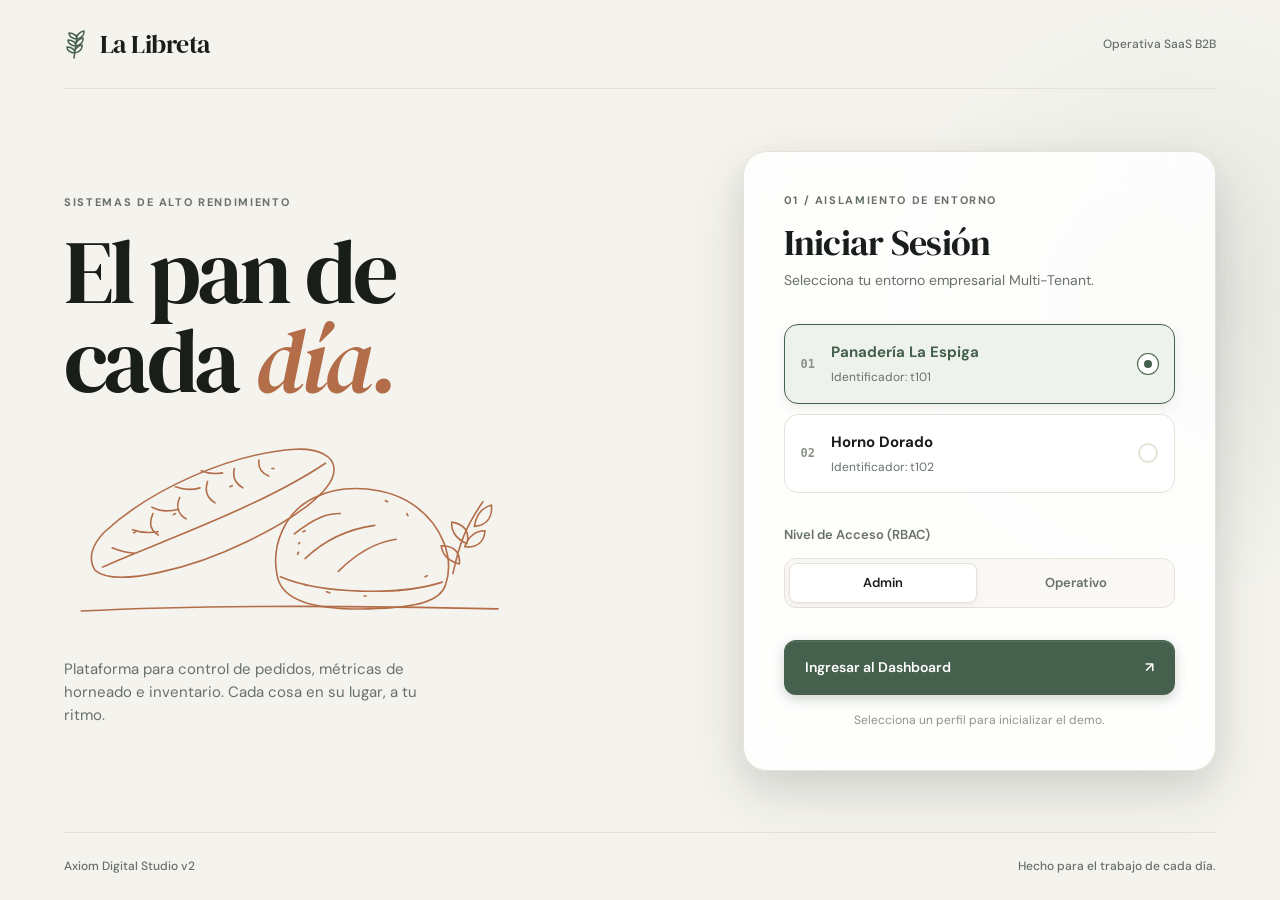
<file: projexxxt/index.html>
<!doctype html>
<html lang="es" data-theme="light">
<head>
<meta charset="utf-8">
<meta name="viewport" content="width=device-width, initial-scale=1, viewport-fit=cover">
<title>La Libreta · Panadería</title>
<meta name="description" content="Pedidos, producción y listas de entrega para tu panadería.">
<meta name="theme-color" content="#f4f3ee">
<link rel="stylesheet" href="style.css">
<!-- Preconnect para fuentes más rápidas -->
<link rel="preconnect" href="https://fonts.googleapis.com">
<link rel="preconnect" href="https://fonts.gstatic.com" crossorigin>
<link href="https://fonts.googleapis.com/css2?family=DM+Sans:opsz,wght@9..40,400;9..40,500;9..40,600;9..40,700&family=DM+Serif+Display:ital@0;1&display=swap" rel="stylesheet">
</head>
<body>
<div id="app"></div>

<!-- Iconos SVG (Optimizados y consistentes) -->
<svg style="display:none">
  <defs>
    <symbol id="i-espiga" viewBox="0 0 24 32" fill="none" stroke="currentColor" stroke-width="1.5" stroke-linecap="round" stroke-linejoin="round">
      <path d="m10 30 3-23m0 4c-5 0-8-3-8-6 5 0 8 3 8 6Zm-1 7c-5 0-8-3-8-6 5 0 8 3 8 6Zm-1 7c-5 0-8-3-8-6 5 0 8 3 8 6Zm2-14c5-1 8-5 7-8-5 1-8 5-7 8Zm-1 7c5-1 8-5 7-8-5 1-8 5-7 8Zm-1 7c5-1 8-5 7-8-5 1-8 5-7 8Z"/>
    </symbol>
    <symbol id="i-pedidos" viewBox="0 0 24 24" fill="none" stroke="currentColor" stroke-linecap="round" stroke-linejoin="round" stroke-width="1.8"><rect x="3" y="4" width="18" height="18" rx="2" ry="2"></rect><line x1="16" y1="2" x2="16" y2="6"></line><line x1="8" y1="2" x2="8" y2="6"></line><line x1="3" y1="10" x2="21" y2="10"></line></symbol>
    <symbol id="i-prod" viewBox="0 0 24 24" fill="none" stroke="currentColor" stroke-linecap="round" stroke-linejoin="round" stroke-width="1.8"><path d="M4 21V11a8 8 0 0 1 16 0v10Z M8 21v-6a4 4 0 0 1 8 0v6 M9 7h6"></path></symbol>
    <symbol id="i-rep" viewBox="0 0 24 24" fill="none" stroke="currentColor" stroke-linecap="round" stroke-linejoin="round" stroke-width="1.8"><path d="M14 2H6a2 2 0 0 0-2 2v16a2 2 0 0 0 2 2h12a2 2 0 0 0 2-2V8z"></path><polyline points="14 2 14 8 20 8"></polyline><line x1="16" y1="13" x2="8" y2="13"></line><line x1="16" y1="17" x2="8" y2="17"></line><polyline points="10 9 9 9 8 9"></polyline></symbol>
    <symbol id="i-cat" viewBox="0 0 24 24" fill="none" stroke="currentColor" stroke-linecap="round" stroke-linejoin="round" stroke-width="1.8"><rect x="3" y="3" width="7" height="7" rx="1"></rect><rect x="14" y="3" width="7" height="7" rx="1"></rect><rect x="14" y="14" width="7" height="7" rx="1"></rect><rect x="3" y="14" width="7" height="7" rx="1"></rect></symbol>
    <symbol id="i-plus" viewBox="0 0 24 24" fill="none" stroke="currentColor" stroke-linecap="round" stroke-linejoin="round" stroke-width="2.5"><line x1="12" y1="5" x2="12" y2="19"></line><line x1="5" y1="12" x2="19" y2="12"></line></symbol>
    <symbol id="i-check" viewBox="0 0 24 24" fill="none" stroke="currentColor" stroke-linecap="round" stroke-linejoin="round" stroke-width="3"><polyline points="20 6 9 17 4 12"></polyline></symbol>
    <symbol id="i-sun" viewBox="0 0 24 24" fill="none" stroke="currentColor" stroke-linecap="round" stroke-linejoin="round" stroke-width="1.8"><circle cx="12" cy="12" r="5"></circle><line x1="12" y1="1" x2="12" y2="3"></line><line x1="12" y1="21" x2="12" y2="23"></line><line x1="4.22" y1="4.22" x2="5.64" y2="5.64"></line><line x1="18.36" y1="18.36" x2="19.78" y2="19.78"></line><line x1="1" y1="12" x2="3" y2="12"></line><line x1="21" y1="12" x2="23" y2="12"></line><line x1="4.22" y1="19.78" x2="5.64" y2="18.36"></line><line x1="18.36" y1="5.64" x2="19.78" y2="4.22"></line></symbol>
    <symbol id="i-moon" viewBox="0 0 24 24" fill="none" stroke="currentColor" stroke-linecap="round" stroke-linejoin="round" stroke-width="1.8"><path d="M21 12.79A9 9 0 1 1 11.21 3 7 7 0 0 0 21 12.79z"></path></symbol>
    <symbol id="i-user" viewBox="0 0 24 24" fill="none" stroke="currentColor" stroke-linecap="round" stroke-linejoin="round" stroke-width="1.8"><path d="M20 21v-2a4 4 0 0 0-4-4H8a4 4 0 0 0-4 4v2"></path><circle cx="12" cy="7" r="4"></circle></symbol>
    <symbol id="i-clock" viewBox="0 0 24 24" fill="none" stroke="currentColor" stroke-linecap="round" stroke-linejoin="round" stroke-width="2"><circle cx="12" cy="12" r="10"></circle><polyline points="12 6 12 12 16 14"></polyline></symbol>
    <symbol id="i-out" viewBox="0 0 24 24" fill="none" stroke="currentColor" stroke-linecap="round" stroke-linejoin="round" stroke-width="1.8"><path d="M9 21H5a2 2 0 0 1-2-2V5a2 2 0 0 1 2-2h4"></path><polyline points="16 17 21 12 16 7"></polyline><line x1="21" y1="12" x2="9" y2="12"></line></symbol>
    <symbol id="i-close" viewBox="0 0 24 24" fill="none" stroke="currentColor" stroke-linecap="round" stroke-linejoin="round" stroke-width="2"><path d="M18 6L6 18M6 6l12 12"></path></symbol>
  </defs>
</svg>

<div class="toast-container" id="toaster" aria-live="polite"></div>
<script src="app.js"></script>
</body>
</html>
</file>
<file: projexxxt/style.css>
:root {
  color-scheme: light;
  --bg: #f4f3ee;
  --surface: #ffffff;
  --surface-hover: #f9f8f4;
  --surface-raised: #ffffff;
  --border: #e6e2d8;
  --ink: #1a1e1b;
  --ink-mut: #677169;
  --ink-light: #8d948a;
  
  --brand: #45604c;
  --brand-hover: #334b3a;
  --brand-bg: #edf2ed;
  --accent: #b36d48;
  
  --th-recv: #a66a3f;
  --th-bake: #8b633b;
  --th-done: #4c7658;
  --th-crit: #a95046;
  
  /* Layered Shadows para profundidad premium */
  --shadow-sm: 0 1px 2px rgba(41, 49, 38, 0.04), 0 2px 8px rgba(41, 49, 38, 0.04);
  --shadow-card: 0 2px 4px rgba(41, 49, 38, 0.03), 0 8px 24px rgba(41, 49, 38, 0.05);
  --shadow-float: 0 12px 32px rgba(41, 49, 38, 0.08), 0 22px 64px rgba(41, 49, 38, 0.12);
  
  --radius-sm: 10px;
  --radius: 16px;
  --radius-lg: 24px;
  
  /* Curvas de Animación Físicas (Spring & Apple-like) */
  --ease: cubic-bezier(0.16, 1, 0.3, 1);
  --ease-spring: cubic-bezier(0.34, 1.56, 0.64, 1);
  --ease-in-out: cubic-bezier(0.65, 0, 0.35, 1);
}

:root[data-theme="dark"] {
  color-scheme: dark;
  --bg: #121513;
  --surface: #1a1e1b;
  --surface-hover: #222724;
  --surface-raised: #1f2421;
  --border: #2c332e;
  
  --ink: #f0f2ef;
  --ink-mut: #a0a8a2;
  --ink-light: #7a827c;
  
  --brand: #a3c2aa;
  --brand-hover: #b8d4be;
  --brand-bg: #233327;
  --accent: #e2a685;
  
  --th-recv: #e8b389;
  --th-bake: #d8ad7b;
  --th-done: #a5cbb0;
  --th-crit: #e8a598;
  
  --shadow-sm: 0 2px 8px rgba(0, 0, 0, 0.4);
  --shadow-card: 0 8px 24px rgba(0, 0, 0, 0.5);
  --shadow-float: 0 22px 64px rgba(0, 0, 0, 0.8);
}

*, *::before, *::after { box-sizing: border-box; }
html { min-width: 320px; scroll-behavior: smooth; }

body {
  margin: 0;
  min-height: 100vh;
  background: var(--bg);
  color: var(--ink);
  font: 14px/1.55 "DM Sans", system-ui, -apple-system, sans-serif;
  -webkit-font-smoothing: antialiased;
  -moz-osx-font-smoothing: grayscale;
  transition: background-color 400ms var(--ease), color 400ms var(--ease);
}

body.modal-open { overflow: hidden; touch-action: none; }

h1, h2, h3, h4, p { margin: 0; }
h1, h2, h3 { font-family: "DM Serif Display", Georgia, serif; font-weight: 400; letter-spacing: -0.02em; }
h2 { font-size: clamp(32px, 4vw, 48px); line-height: 1.05; }
h3 { font-size: 24px; }
h4 { font-size: 16px; font-weight: 600; line-height: 1.4; letter-spacing: -0.01em; }
small { font-size: 12px; color: var(--ink-mut); }

button, select, input { font: inherit; }
button { padding: 0; border: 0; background: none; color: inherit; cursor: pointer; -webkit-tap-highlight-color: transparent; }
button:focus-visible, select:focus-visible, input:focus-visible { 
  outline: 2px solid var(--accent); 
  outline-offset: 2px; 
  border-color: var(--accent);
}

button svg { width: 18px; height: 18px; flex-shrink: 0; }
button, .card, .tenant-btn, .nav-btn { 
  transition: color 200ms var(--ease), background-color 200ms var(--ease), border-color 200ms var(--ease), box-shadow 300ms var(--ease), transform 300ms var(--ease-spring), filter 300ms var(--ease), opacity 300ms var(--ease); 
}

button:active { transform: scale(0.96); }

/* Botones Premium */
.btn-primary, .btn-secondary, .btn-ghost {
  display: inline-flex; align-items: center; justify-content: center; gap: 8px;
  min-height: 44px; padding: 10px 18px; border: 1px solid transparent; border-radius: 12px;
  font-size: 13px; font-weight: 600; white-space: nowrap;
}
.btn-primary { 
  background: var(--brand); color: var(--surface); 
  box-shadow: 0 4px 12px color-mix(in srgb, var(--brand) 25%, transparent), inset 0 1px 0 rgba(255,255,255,0.1); 
}
.btn-primary:hover { 
  background: var(--brand-hover); 
  box-shadow: 0 6px 16px color-mix(in srgb, var(--brand) 35%, transparent), inset 0 1px 0 rgba(255,255,255,0.1); 
  transform: translateY(-1px); 
}
.btn-secondary { background: var(--surface); border-color: var(--border); color: var(--ink); box-shadow: var(--shadow-sm); }
.btn-secondary:hover { background: var(--surface-hover); border-color: var(--ink-light); }
.btn-ghost { color: var(--ink-mut); justify-content: flex-start; background: transparent; }
.btn-ghost:hover { background: var(--surface-hover); color: var(--ink); }
.btn-sm { min-height: 36px; padding: 8px 14px; font-size: 12px; }

/* Badges & Dots */
.badge { 
  display: inline-flex; align-items: center; gap: 6px; padding: 4px 10px; 
  border: 1px solid var(--border); border-radius: 999px; background: var(--surface-hover); 
  font-size: 11px; font-weight: 600; color: var(--ink-mut); letter-spacing: 0.02em; 
}
.badge.admin { border-color: transparent; color: var(--brand); background: var(--brand-bg); }
.dot { 
  width: 8px; height: 8px; border-radius: 50%; display: inline-block; background: currentColor; 
  box-shadow: 0 0 0 3px color-mix(in srgb, currentColor 15%, transparent); 
}

/* Semántica Temática */
.theme-recv { color: var(--th-recv); } .theme-bake { color: var(--th-bake); } .theme-done { color: var(--th-done); } .theme-crit { color: var(--th-crit); }
.bg-recv { background: color-mix(in srgb, var(--th-recv) 10%, var(--surface)); }
.bg-bake { background: color-mix(in srgb, var(--th-bake) 10%, var(--surface)); }
.bg-done { background: color-mix(in srgb, var(--th-done) 10%, var(--surface)); }

/* Pantalla de Login */
.login-wrap { position: relative; isolation: isolate; width: 100%; min-height: 100svh; display: flex; flex-direction: column; padding: 24px clamp(24px, 5vw, 80px); overflow: hidden; }
.login-wrap::before { 
  content: ""; position: absolute; z-index: -1; width: 600px; height: 600px; right: -200px; top: 0; 
  border-radius: 50%; background: radial-gradient(circle, color-mix(in srgb, var(--brand) 8%, transparent), transparent 70%); pointer-events: none; 
}
.login-top, .login-foot { display: flex; align-items: center; justify-content: space-between; gap: 16px; color: var(--ink-mut); font-size: 12px; font-weight: 500; }
.login-top { padding-bottom: 24px; border-bottom: 1px solid var(--border); }
.marca { display: inline-flex; align-items: center; gap: 12px; color: var(--ink); font-family: "DM Serif Display", Georgia, serif; font-size: 26px; letter-spacing: -0.02em; }
.marca svg { width: 24px; height: 32px; color: var(--brand); transition: transform 0.6s var(--ease-spring); }
.marca:hover svg { transform: rotate(-10deg) translateY(-2px) scale(1.05); }

.login-content { flex: 1; display: grid; grid-template-columns: minmax(0, 1.1fr) minmax(380px, 0.9fr); align-items: center; gap: clamp(40px, 8vw, 100px); max-width: 1200px; width: 100%; margin: 40px auto; }
.login-story { animation: rise-in 800ms var(--ease) both; }
.eyebrow { font: 700 11px/1.5 "DM Sans", sans-serif; text-transform: uppercase; letter-spacing: 0.15em; color: var(--ink-mut); margin-bottom: 16px; display: block;}
.login-story h1 { font-size: clamp(52px, 7vw, 92px); line-height: 1; letter-spacing: -0.04em; }
.login-story h1 em { color: var(--accent); font-weight: 400; font-style: italic; }
.login-story > p:last-child { max-width: 360px; margin-top: 24px; color: var(--ink-mut); font-size: 15px; }

.pan-dibujo { display: block; width: min(100%, 450px); height: auto; margin: 24px 0 8px; color: var(--accent); overflow: visible; }
.pan-dibujo path { animation: draw-in 1.5s var(--ease-in-out) both; stroke-dasharray: 800; stroke-dashoffset: 800; stroke-width: 1.5; }
.pan-dibujo path:nth-child(2n) { animation-delay: 150ms; }

.login-box { 
  padding: 40px; border: 1px solid var(--border); border-radius: var(--radius-lg); 
  background: color-mix(in srgb, var(--surface) 85%, transparent); box-shadow: var(--shadow-float); 
  backdrop-filter: blur(20px); -webkit-backdrop-filter: blur(20px);
  animation: rise-in 800ms 150ms var(--ease) both; 
}
.login-box h2 { font-size: 36px; margin-bottom: 8px; }
.login-box > p { color: var(--ink-mut); font-size: 14px; }
.tenant-list { display: grid; gap: 10px; margin: 32px 0; }
.tenant-btn { 
  display: flex; align-items: center; gap: 16px; width: 100%; padding: 16px; text-align: left; 
  border: 1px solid var(--border); border-radius: 14px; background: var(--surface); 
}
.tenant-btn:hover { transform: translateY(-2px); border-color: var(--ink-light); box-shadow: var(--shadow-sm); }
.tenant-btn.on { 
  border-color: var(--brand); background: var(--brand-bg); 
  box-shadow: 0 4px 12px color-mix(in srgb, var(--brand) 10%, transparent); 
}
.tenant-num { color: var(--ink-light); font: 600 12px ui-monospace, monospace; }
.tenant-btn b { display: block; font-size: 15px; font-weight: 700; color: var(--ink); transition: color 200ms ease; }
.tenant-btn.on b { color: var(--brand); }
.tenant-btn small { display: block; margin-top: 4px; font-size: 12px; color: var(--ink-mut); }
.tenant-mark { width: 20px; height: 20px; border: 2px solid var(--border); border-radius: 50%; margin-left: auto; flex: 0 0 auto; transition: all 300ms var(--ease-spring); }
.tenant-btn.on .tenant-mark { background: var(--brand); border: 6px solid var(--surface); box-shadow: 0 0 0 1px var(--brand); }

.field-label { display: block; color: var(--ink-mut); font-size: 13px; font-weight: 600; margin-bottom: 12px; }
.login-box .segment { display: flex; width: 100%; padding: 4px; background: var(--surface-hover); border-radius: 12px; border: 1px solid var(--border); }
.login-box .seg-btn { flex: 1; padding: 10px; font-size: 13px; font-weight: 600; border-radius: 8px; color: var(--ink-mut); transition: color 200ms ease; position: relative; z-index: 2;}
.login-box .seg-btn.on { color: var(--ink); }
.login-submit { width: 100%; margin-top: 32px; padding: 16px 20px; justify-content: space-between; font-size: 14px; }
.login-submit span { transition: transform 300ms var(--ease-spring); display: inline-block; }
.login-submit:hover span { transform: translate(4px, -4px) scale(1.1); }
.login-note { margin-top: 16px; display: block; text-align: center; color: var(--ink-light); }
.login-foot { padding-top: 24px; border-top: 1px solid var(--border); }

/* Sidebar & Layout */
#app { display: flex; min-height: 100svh; }
.sidebar { 
  display: flex; flex-direction: column; width: 260px; flex: 0 0 260px; min-height: 100svh; 
  position: sticky; top: 0; padding: 32px 24px 24px; border-right: 1px solid var(--border); background: var(--surface); z-index: 10;
}
.sidebar-brand { padding: 0 4px 32px; border-bottom: 1px solid var(--border); }
.sidebar-brand .marca { font-size: 26px; }
.sidebar-brand > p { margin-top: 24px; font-weight: 700; font-size: 15px; color: var(--ink); }
.sidebar-brand small { display: inline-block; margin-top: 4px; text-transform: capitalize; font-weight: 500;}

.sidebar .nav-bottom { display: grid; gap: 6px; margin-top: 32px; }
.nav-btn { 
  display: flex; align-items: center; gap: 14px; min-height: 46px; padding: 10px 14px; 
  text-align: left; color: var(--ink-mut); font-size: 14px; font-weight: 600; border-radius: 12px; 
}
.nav-btn svg { color: var(--ink-light); transition: color 200ms var(--ease), transform 300ms var(--ease-spring); }
.nav-btn.on { color: var(--brand); background: var(--brand-bg); }
.nav-btn.on svg { color: var(--brand); transform: scale(1.1); }
.nav-btn:hover:not(.on) { color: var(--ink); background: var(--surface-hover); }
.nav-btn:hover:not(.on) svg { transform: translateY(-2px); color: var(--ink); }
.nav-btn.lock { opacity: 0.4; pointer-events: none; }

.sidebar-bottom { margin-top: auto; display: grid; gap: 4px; padding-top: 24px; }
.sidebar-bottom .btn-ghost { min-height: 42px; padding-left: 14px; font-size: 13px; }
.sidebar-note { margin-top: 20px; padding: 20px 14px 0; border-top: 1px solid var(--border); font: italic 14px "DM Serif Display", Georgia, serif; color: var(--ink-mut); }

.topbar, .mobile-only { display: none; }

.main-content { 
  width: 100%; min-width: 0; max-width: 1400px; margin: 0 auto; 
  padding: 48px clamp(32px, 5vw, 80px) 80px; display: flex; flex-direction: column; gap: 32px; 
}

.header-row { display: flex; justify-content: space-between; align-items: flex-end; gap: 24px; flex-wrap: wrap; }
.header-row > div:first-child { min-width: 0; }
.header-row p { margin-top: 8px; color: var(--ink-mut); font-size: 14px; font-weight: 500; }
.header-row .eyebrow { margin: 0 0 12px; }
.header-row h2 { text-wrap: balance; }
.header-row > div:last-child { display: flex; gap: 12px; align-items: center; }

.jornada { 
  display: flex; gap: 16px 32px; padding: 16px 20px; border: 1px solid var(--border); 
  border-radius: 14px; background: var(--surface); color: var(--ink-mut); font-size: 13px; font-weight: 500; flex-wrap: wrap; 
}
.jornada span { display: inline-flex; align-items: center; gap: 8px; }
.jornada b { color: var(--ink); font-weight: 700; font-variant-numeric: tabular-nums; font-size: 14px;}

/* Filtros */
.board-controls { display: flex; align-items: center; gap: 12px; flex-wrap: wrap; }
.search-field, .filter-field { 
  height: 46px; display: flex; align-items: center; gap: 10px; padding: 0 16px; 
  border: 1px solid var(--border); border-radius: 12px; background: var(--surface); color: var(--ink-mut); 
  transition: border-color 200ms ease, box-shadow 200ms ease;
}
.search-field { flex: 1 1 280px; max-width: 440px; }
.search-field svg { width: 18px; height: 18px; fill: none; stroke: currentColor; stroke-width: 2; stroke-linecap: round; }
.search-field input { width: 100%; border: 0; outline: 0; color: var(--ink); background: transparent; font-size: 14px; font-weight: 500;}
.search-field input::placeholder { color: var(--ink-light); font-weight: 400;}
.search-field:focus-within, .filter-field:focus-within { border-color: var(--brand); box-shadow: 0 0 0 3px color-mix(in srgb, var(--brand) 15%, transparent); }

.filter-field { gap: 8px; }
.filter-field span { color: var(--ink-light); font-size: 12px; font-weight: 600;}
.filter-field select { width: auto; min-width: 140px; padding: 8px 24px 8px 4px; border: 0; background: transparent; color: var(--ink); outline: 0; font-size: 13px; font-weight: 600; cursor: pointer;}
.filter-result { margin-left: auto; color: var(--ink-mut); font-size: 13px; font-weight: 600; font-variant-numeric: tabular-nums; }

/* Kanban Premium */
.kanban { display: grid; grid-template-columns: repeat(3, minmax(0, 1fr)); gap: 24px; align-items: start; }
.k-col { 
  display: flex; flex-direction: column; gap: 16px; min-width: 0; padding: 16px; 
  border: 1px solid var(--border); border-radius: var(--radius-lg); background: color-mix(in srgb, var(--surface-hover) 60%, transparent); 
}
.k-col-head { display: flex; align-items: center; justify-content: space-between; padding: 4px 4px 16px; border-bottom: 2px solid var(--border); }
.k-col-head h3 { display: flex; align-items: center; gap: 10px; font: 700 13px "DM Sans", sans-serif; letter-spacing: 0.08em; text-transform: uppercase; color: var(--ink); }
.k-col-head .dot { width: 10px; height: 10px; }
.k-count { 
  min-width: 28px; min-height: 28px; display: grid; place-items: center; padding: 0 8px; 
  border-radius: 8px; background: var(--surface); color: var(--ink-mut); font: 700 12px ui-monospace, monospace; 
  border: 1px solid var(--border); box-shadow: var(--shadow-sm);
}

.card { background: var(--surface); border: 1px solid var(--border); border-radius: var(--radius); box-shadow: var(--shadow-card); }
.order-card { 
  padding: 20px; display: flex; flex-direction: column; gap: 16px; min-height: 180px; 
  position: relative; overflow: hidden; border-left: 4px solid var(--th-recv); 
  /* Transition handles filtering animations */
  transition: all 400ms var(--ease);
  transform-origin: top center;
}
.k-col:nth-child(2) .order-card { border-left-color: var(--th-bake); }
.k-col:nth-child(3) .order-card { border-left-color: var(--th-done); }

.order-card::after { 
  content: ""; position: absolute; right: -40px; top: -50px; width: 120px; height: 120px; 
  border-radius: 50%; background: color-mix(in srgb, var(--brand) 4%, transparent); pointer-events: none; 
}
.order-card:hover { transform: translateY(-4px); box-shadow: var(--shadow-float); border-color: color-mix(in srgb, var(--brand) 30%, var(--border)); }

.oc-top { display: flex; justify-content: space-between; align-items: flex-start; gap: 12px; }
.oc-top h4 { font-size: 16px; letter-spacing: -0.01em; color: var(--ink); }
.oc-top .badge { white-space: nowrap; text-transform: capitalize; }
.oc-id { display: block; margin-top: 4px; font: 600 11px ui-monospace, monospace; color: var(--ink-light); letter-spacing: 0.05em;}

.oc-items { display: grid; gap: 8px; }
.oc-item { display: grid; grid-template-columns: 38px 1fr; gap: 8px; align-items: baseline; font-size: 13px; }
.oc-item span { color: var(--ink-mut); font-weight: 600; font-variant-numeric: tabular-nums; }
.oc-item b { font-weight: 600; color: var(--ink); }

.oc-bot { display: flex; flex-wrap: wrap; justify-content: space-between; align-items: center; gap: 12px; border-top: 1px solid var(--border); padding-top: 16px; margin-top: auto; }
.oc-date { display: flex; align-items: center; gap: 6px; color: var(--ink-mut); font-size: 11px; font-weight: 600; text-transform: uppercase; letter-spacing: 0.05em;}
.oc-date svg { width: 14px; height: 14px; }
.oc-action { padding: 8px 12px; border-radius: 8px; font-size: 11px; font-weight: 700; text-transform: uppercase; letter-spacing: 0.05em; display: inline-flex; align-items: center; gap: 4px;}
.oc-action:hover { color: var(--ink); filter: brightness(0.95); transform: translateX(2px); box-shadow: var(--shadow-sm);}

/* Filtrado Suave */
.order-card.hidden-card { opacity: 0; transform: scale(0.95); pointer-events: none; margin-bottom: -180px; /* Collapse space */ }
.filter-empty { padding: 32px 16px; border: 2px dashed var(--border); border-radius: 12px; text-align: center; color: var(--ink-mut); font-size: 13px; font-weight: 500; }

.empty-state { text-align: center; padding: 48px 24px; color: var(--ink-mut); font-size: 14px; font-weight: 500; }
.empty-state svg { width: 32px; height: 32px; opacity: 0.4; margin-bottom: 12px; }

/* Dashboard Producción & Reportes */
.dash-grid { display: grid; grid-template-columns: repeat(auto-fit, minmax(220px, 1fr)); gap: 16px; }
.metric-card { min-height: 140px; padding: 24px; display: flex; flex-direction: column; gap: 12px; background: var(--surface); border-radius: var(--radius-lg); }
.metric-card > span { color: var(--ink-mut); font-size: 12px; font-weight: 700; letter-spacing: 0.06em; text-transform: uppercase; }
.metric-card strong { color: var(--ink); font: 48px/1 "DM Serif Display", Georgia, serif; font-variant-numeric: tabular-nums; letter-spacing: -0.02em;}
.metric-card strong span { font: inherit; }
.metric-card h4 { font: 22px "DM Serif Display", Georgia, serif; }

.prod-list { display: grid; gap: 12px; margin-top: 8px; }
.prod-item { padding: 20px 24px; }
.prod-info { display: flex; justify-content: space-between; align-items: center; gap: 16px; }
.prod-info h4 { text-transform: capitalize; font-size: 18px; }
.prod-info small { display: block; margin-top: 4px; font-weight: 500;}
.prod-nums { white-space: nowrap; text-align: right; }
.prod-nums b { font: 28px "DM Serif Display", Georgia, serif; font-variant-numeric: tabular-nums; display: block; line-height: 1;}
.progress-bg { height: 8px; border-radius: 999px; background: var(--surface-hover); margin-top: 16px; overflow: hidden; box-shadow: inset 0 1px 2px rgba(0,0,0,0.05); }
.progress-bar { height: 100%; width: 0; border-radius: inherit; background: var(--brand); transition: width 1s var(--ease-spring), background-color 0.5s ease; }
.progress-bar.warning { background: var(--th-recv); }
.progress-bar.critical { background: var(--th-crit); }

/* Control Segmentado */
.segment { display: inline-flex; position: relative; gap: 4px; padding: 4px; border: 1px solid var(--border); border-radius: 12px; background: var(--surface-hover); }
.seg-btn { position: relative; z-index: 2; min-width: 90px; padding: 10px 16px; border-radius: 8px; color: var(--ink-mut); font-size: 13px; font-weight: 600; }
.seg-btn.on { color: var(--ink); }
.seg-btn:hover:not(.on) { color: var(--ink); }
.seg-ind { 
  position: absolute; top: 4px; bottom: 4px; left: 4px; width: calc((100% - 12px) / 2); 
  background: var(--surface); border-radius: 8px; box-shadow: var(--shadow-sm); 
  border: 1px solid var(--border); transition: transform 400ms var(--ease-spring); 
  transform: translateX(calc(100% * var(--idx, 0) + (var(--idx, 0) * 4px)));
  z-index: 1;
}

/* Checklists */
.chk-list { display: grid; gap: 8px; }
.chk-item { position: relative; display: flex; align-items: center; gap: 16px; padding: 20px 24px; cursor: pointer; border-radius: var(--radius-lg); }
.chk-item:hover { border-color: var(--ink-light); box-shadow: var(--shadow-sm); }
.chk-item input { position: absolute; width: 1px; height: 1px; opacity: 0; }
.chk-box { 
  width: 24px; height: 24px; border: 2px solid var(--ink-light); border-radius: 8px; 
  display: grid; place-items: center; flex: 0 0 auto; background: var(--surface);
  transition: all 300ms var(--ease-spring); 
}
.chk-box svg { 
  width: 14px; height: 14px; stroke-dasharray: 24; stroke-dashoffset: 24; 
  transition: stroke-dashoffset 400ms var(--ease-spring); color: var(--surface);
}
.chk-item input:checked ~ .chk-box { background: var(--th-done); border-color: var(--th-done); transform: scale(1.05); }
.chk-item input:checked ~ .chk-box svg { stroke-dashoffset: 0; }
.chk-item input:checked ~ .chk-info { opacity: 0.5; text-decoration: line-through; }
.chk-info { flex: 1; min-width: 0; transition: opacity 300ms ease; }
.chk-info b { font-size: 15px; text-transform: capitalize; }
.chk-info small { display: block; margin-top: 4px; font-weight: 500;}
.chk-val { font: 28px "DM Serif Display", Georgia, serif; white-space: nowrap; font-variant-numeric: tabular-nums; }

.csv-card { box-shadow: var(--shadow-float); border-color: var(--ink-light); }
.csv-card pre { max-height: 300px; margin: 0 0 20px; overflow: auto; padding: 16px; border-radius: 12px; background: var(--bg); color: var(--ink-mut); font: 12px/1.6 ui-monospace, monospace; border: 1px solid var(--border); }
.csv-actions { display: flex; flex-wrap: wrap; gap: 12px; }

/* Modal Bottom-Sheet (Mobile Native Feel) */
.modal-overlay { 
  position: fixed; inset: 0; z-index: 100; display: flex; align-items: center; justify-content: center; 
  padding: 24px; background: rgba(0,0,0,0.5); opacity: 0; pointer-events: none; 
  backdrop-filter: blur(8px); -webkit-backdrop-filter: blur(8px); 
  transition: opacity 400ms var(--ease); 
}
.modal-content { 
  width: 100%; max-width: 520px; max-height: min(90svh, 800px); overflow-y: auto; 
  padding: 32px; border: 1px solid var(--border); border-radius: var(--radius-lg); 
  background: var(--surface); box-shadow: var(--shadow-float); 
  transform: translateY(100%); transition: transform 500ms var(--ease-spring); 
}
.modal-overlay.open { opacity: 1; pointer-events: auto; }
.modal-overlay.open .modal-content { transform: translateY(0); }

.modal-handle { display: none; }
.modal-head-row { display: flex; justify-content: space-between; align-items: center; margin-bottom: 24px; }
.modal-close-btn { width: 36px; height: 36px; border-radius: 50%; display: grid; place-items: center; background: var(--surface-hover); color: var(--ink-mut); transition: all 200ms ease; }
.modal-close-btn:hover { background: var(--border); color: var(--ink); transform: rotate(90deg); }

.form-group { display: grid; gap: 10px; margin-bottom: 24px; }
.form-group label { color: var(--ink-mut); font-size: 13px; font-weight: 700; text-transform: uppercase; letter-spacing: 0.05em;}
select { width: 100%; padding: 14px 16px; color: var(--ink); background: var(--bg); border: 1px solid var(--border); border-radius: 12px; font-weight: 500; cursor: pointer; transition: all 200ms ease;}
select:hover { border-color: var(--ink-light); }

.qty-row { display: flex; align-items: center; justify-content: space-between; gap: 12px; padding: 12px 0; border-bottom: 1px solid var(--border); font-size: 14px; }
.qty-row b { font-weight: 600; text-transform: capitalize; }
.qty-ctrl { display: flex; align-items: center; border: 1px solid var(--border); border-radius: 12px; overflow: hidden; background: var(--bg); padding: 4px; gap: 8px;}
.qty-ctrl button { width: 36px; height: 36px; font-size: 18px; border-radius: 8px; background: var(--surface); box-shadow: var(--shadow-sm); color: var(--ink-mut); transition: all 200ms ease;}
.qty-ctrl button:hover { background: var(--surface-hover); color: var(--ink); }
.qty-ctrl span { min-width: 32px; text-align: center; font-variant-numeric: tabular-nums; font-weight: 700; font-size: 16px; transition: transform 200ms var(--ease-spring), color 200ms ease; }

/* Toasts Apilables */
.toast-container { position: fixed; top: 24px; left: 50%; transform: translateX(-50%); z-index: 200; display: grid; gap: 10px; pointer-events: none; }
.toast { 
  padding: 14px 20px; display: flex; align-items: center; gap: 12px; border: 1px solid var(--border); 
  border-radius: 14px; background: var(--ink); color: var(--bg); box-shadow: var(--shadow-float); 
  font-size: 13px; font-weight: 600; animation: toast-in 400ms var(--ease-spring) both; 
  transition: opacity 300ms, transform 300ms var(--ease); 
}
.toast.error { background: var(--th-crit); color: #fff; border-color: transparent; }
.toast svg { width: 18px; height: 18px; color: var(--th-done); flex-shrink: 0; }
.toast.error svg { color: #fff; }

/* Animaciones */
.view-enter { animation: rise-in 500ms var(--ease) both; }
.stagger { animation: rise-in 600ms var(--ease) both; animation-delay: calc(min(var(--i, 0), 12) * 40ms); }
.order-card.new { animation: card-pop 600ms var(--ease-spring) both; }

@keyframes rise-in { 
  from { opacity: 0; transform: translateY(20px) scale(0.98); filter: blur(4px); } 
  to { opacity: 1; transform: translateY(0); filter: blur(0); } 
}
@keyframes card-pop { 
  0% { opacity: 0; transform: translateY(16px) scale(0.95); filter: blur(2px); } 
  50% { transform: translateY(-4px) scale(1.02); filter: blur(0); } 
  100% { transform: none; opacity: 1; filter: blur(0); } 
}
@keyframes toast-in { 
  from { opacity: 0; transform: translateY(-16px) scale(0.9); } 
  to { opacity: 1; transform: none; } 
}
@keyframes draw-in { 
  from { stroke-dashoffset: 800; opacity: 0.1; } 
  to { stroke-dashoffset: 0; opacity: 1; } 
}

/* Responsividad Mobile/Tablet */
@media (max-width: 1120px) {
  .sidebar { width: 230px; flex-basis: 230px; padding-inline: 20px; }
  .main-content { padding-inline: 32px; }
  .kanban { gap: 16px; }
  .k-col { padding: 12px; }
}

@media (max-width: 899px) {
  #app { flex-direction: column; }
  .sidebar { display: none; }
  .topbar { 
    position: sticky; top: 0; z-index: 25; display: flex; align-items: center; justify-content: space-between; 
    gap: 16px; padding: 16px 24px; border-bottom: 1px solid var(--border); 
    background: rgba(var(--surface-rgb), 0.85); backdrop-filter: blur(20px); -webkit-backdrop-filter: blur(20px);
  }
  .topbar b { font-size: 15px; font-weight: 700; display: block;}
  .topbar small { font-size: 11px; color: var(--ink-mut); font-weight: 500;}
  .topbar-actions { display: flex; gap: 8px; }
  .topbar-actions button { width: 44px; height: 44px; display: grid; place-items: center; border: 1px solid var(--border); border-radius: 12px; background: var(--surface); box-shadow: var(--shadow-sm); transition: all 200ms ease;}
  .topbar-actions button:hover { background: var(--surface-hover); transform: translateY(-2px); }
  
  .mobile-only { 
    position: fixed; top: calc(100vh - 20px); top: calc(100dvh - 20px); left: 50vw;
    transform: translate(-50%, -100%); z-index: 30;
    display: grid; grid-template-columns: repeat(4, minmax(0, 1fr));
    padding: 6px; border: 1px solid var(--border); border-radius: var(--radius-lg);
    background: var(--surface); box-shadow: var(--shadow-float); width: calc(100vw - 40px); max-width: 400px;
  }
  .mobile-only .nav-btn {
    position: relative; z-index: 2; min-width: 0; min-height: 56px;
    flex-direction: column; justify-content: center; gap: 4px; padding: 6px 2px;
    border-radius: 14px; font-size: clamp(8px, 2.3vw, 10px);
    text-transform: uppercase; letter-spacing: 0.02em; font-weight: 700; white-space: nowrap;
  }
  .mobile-only .nav-btn svg { width: 22px; height: 22px; }
  .mobile-only .nav-btn.on { background: transparent; color: var(--brand); }
  
  /* seleccion movil */
  .mobile-only::before { 
    content: ""; position: absolute; top: 6px; bottom: 6px; 
    left: 6px; width: calc((100% - 12px) / 4);
    transform: translateX(calc(100% * var(--idx, 0)));
    background: var(--brand-bg); border-radius: 14px;
    transition: transform 300ms var(--ease); pointer-events: none; z-index: 1;
  }
  
  .main-content { padding: 32px 24px calc(120px + env(safe-area-inset-bottom)); gap: 28px; }
  .kanban { display: flex; overflow-x: auto; scroll-snap-type: x mandatory; padding: 0 4px 16px; margin: 0 -24px; padding-inline: 24px; scrollbar-width: none; }
  .kanban::-webkit-scrollbar { display: none; }
  .k-col { min-width: min(340px, 85vw); flex: 1 0 min(340px, 85vw); scroll-snap-align: center; }
  .login-content { gap: 48px; }
}

@media (max-width: 650px) {
  .login-wrap { padding: 24px; }
  .login-top > span:last-child { display: none; }
  .login-content { grid-template-columns: 1fr; gap: 40px; margin: 32px auto; }
  .login-story h1 { font-size: clamp(48px, 15vw, 72px); }
  .pan-dibujo { width: min(280px, 80vw); margin: 16px 0 0; }
  .login-box { padding: 32px 24px; border-radius: 24px; }
  .login-foot { align-items: flex-start; font-size: 11px; flex-direction: column; gap: 8px;}
  .main-content { padding: 24px 16px calc(120px + env(safe-area-inset-bottom)); }
  .header-row { align-items: flex-start; }
  .header-row h2 { font-size: 36px; }
  .header-row > div:last-child { flex-wrap: wrap; width: 100%; }
  .header-row > button { width: 100%; }
  .board-controls { align-items: stretch; }
  .search-field { max-width: none; flex-basis: 100%; }
  .filter-field { flex: 1; justify-content: space-between; }
  .filter-result { align-self: center; }
  .jornada { gap: 12px 16px; padding: 16px; font-size: 12px; }
  .dash-grid { grid-template-columns: 1fr; gap: 16px; }
  .segment { width: 100%; }
  .seg-btn { flex: 1; min-width: 0; text-align: center;}
  
  /* Modal Bottom Sheet exacto */
  .modal-overlay { align-items: flex-end; padding: 0; }
  .modal-content { 
    max-width: none; max-height: 92svh; 
    padding: 32px 24px calc(24px + env(safe-area-inset-bottom)); 
    border-radius: 32px 32px 0 0; border-bottom: 0; 
  }
  .modal-handle { display: block; width: 48px; height: 5px; margin: -16px auto 24px; border-radius: 999px; background: var(--border); }
  .modal-head-row h2 { font-size: 24px; }
}

@media (prefers-reduced-motion: reduce) {
  *, *::before, *::after { scroll-behavior: auto !important; animation-duration: 0.01ms !important; animation-iteration-count: 1 !important; transition-duration: 0.01ms !important; }
  .order-card:hover, .chk-item:hover, .tenant-btn:hover { transform: none !important; }
}

/* filtros y controles */
.order-card.hidden-card {
  display: none
}

.oc-top {
  flex-wrap: wrap;
}

.header-row > .segment:last-child {
  gap: 4px;
}

.segment .seg-btn {
  flex: 1;
}

.chk-item input:focus-visible ~ .chk-box {
  outline: 2px solid var(--accent);
}

.toast-container {
  width: max-content;
  max-width: calc(100vw - 32px);
}

/* menu en computadora */
@media (min-width: 900px) {
  .sidebar {
    height: 100vh;
    height: 100dvh;
    min-height: 0;
    align-self: flex-start;
    overflow-y: auto;
  }
}

/* cabecera y tablero en movil */
@media (max-width: 899px) {
  .topbar {
    background: var(--surface);
  }
}

@media (max-width: 650px) {
  .kanban {
    margin-inline: -16px;
    padding-inline: 16px;
  }
}
</file>
